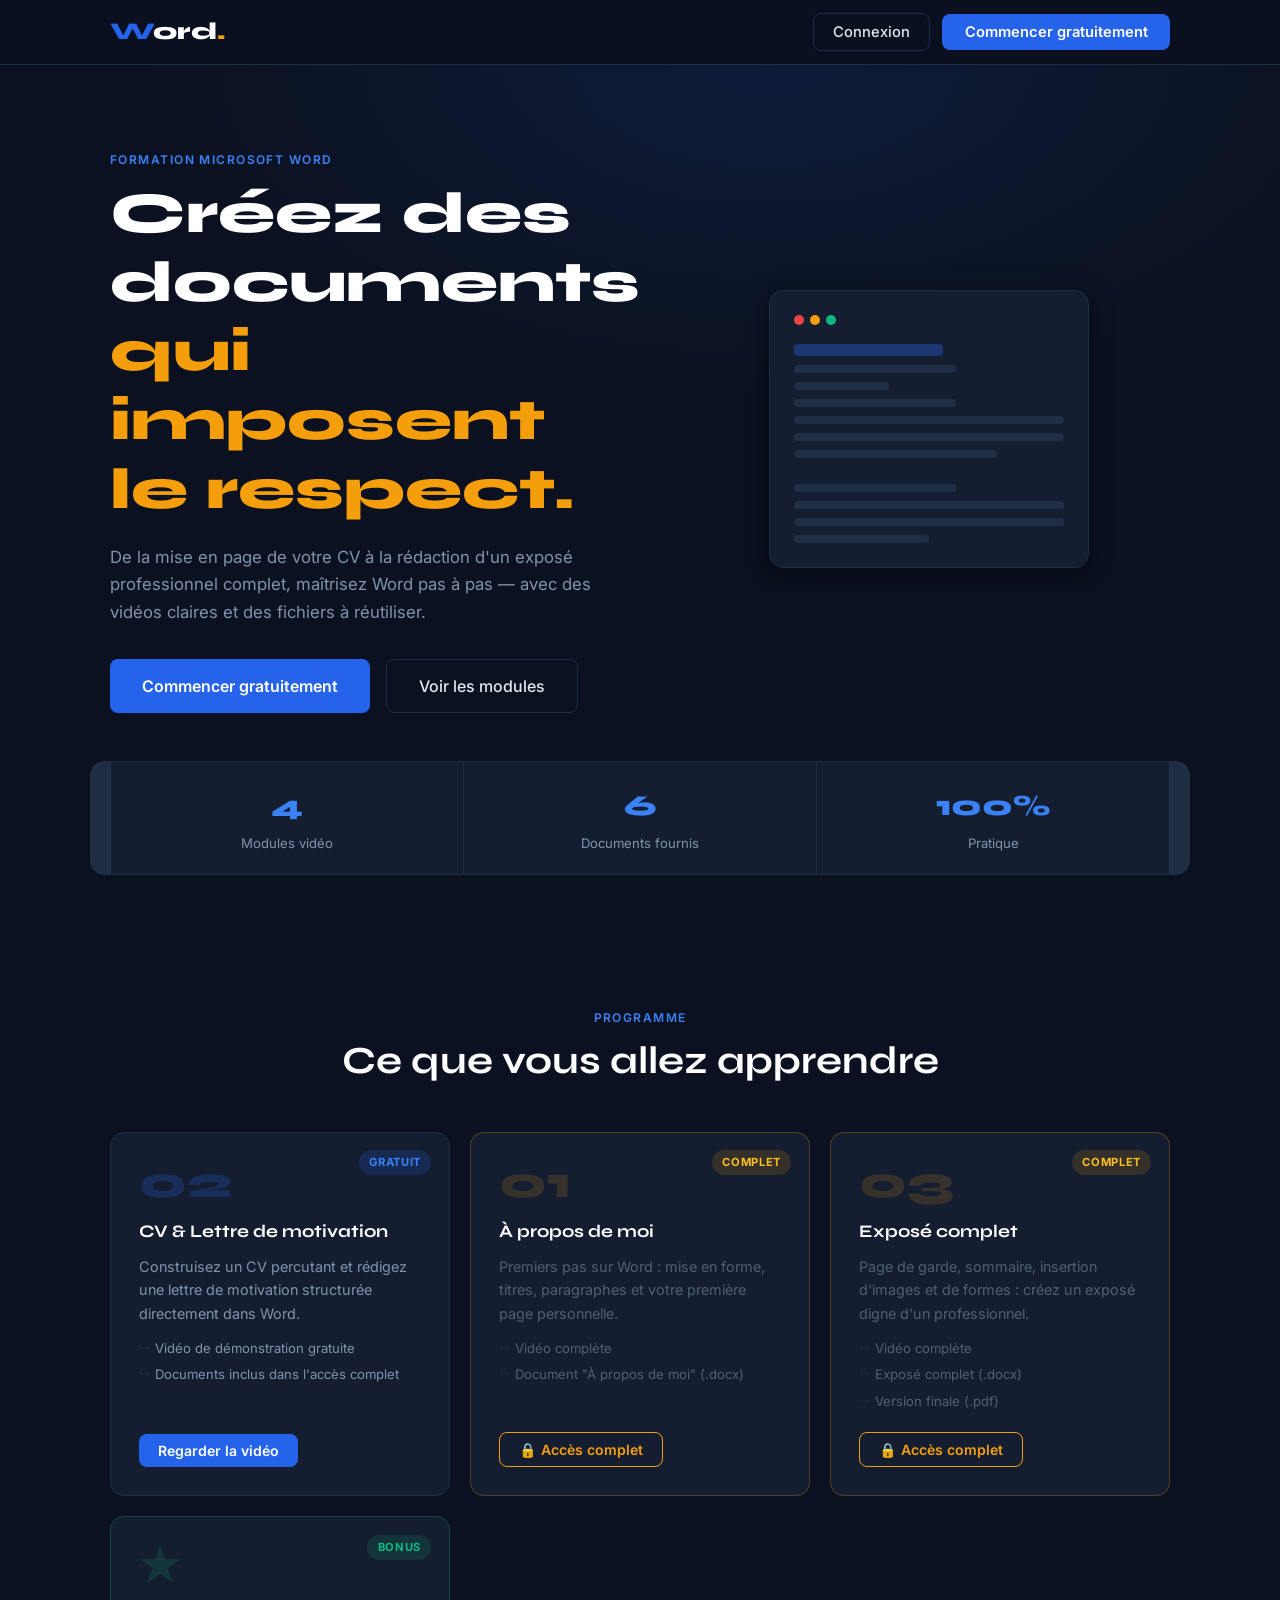
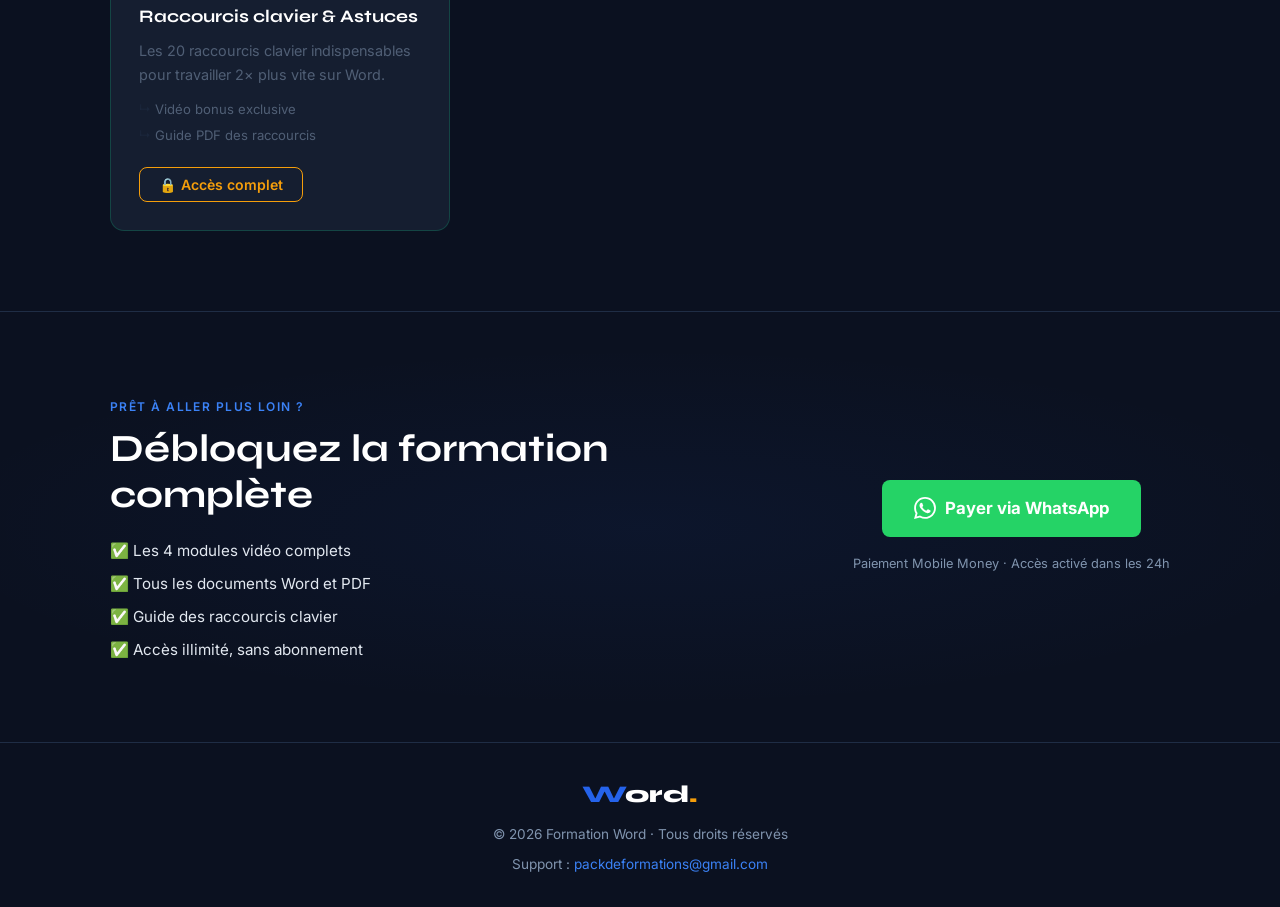
<file: index.html>
<!DOCTYPE html>
<html lang="fr">
<head>
  <meta charset="UTF-8" />
  <meta name="viewport" content="width=device-width, initial-scale=1.0" />
  <title>Maîtrisez Word — Formation Complète</title>
  <link rel="preconnect" href="https://fonts.googleapis.com" />
  <link rel="preconnect" href="https://fonts.gstatic.com" crossorigin />
  <link href="https://fonts.googleapis.com/css2?family=Syne:wght@400;600;700;800&family=Inter:wght@300;400;500;600&display=swap" rel="stylesheet" />
  <link rel="stylesheet" href="style.css" />
</head>
<body>

<!-- OVERLAY DE CHARGEMENT -->
<div id="loadingOverlay" class="loading-overlay">
  <div class="loader-ring"></div>
</div>

<!-- MODAL AUTH -->
<div id="authModal" class="modal-backdrop hidden">
  <div class="modal-box">
    <button class="modal-close" id="closeModal">✕</button>
    <div class="auth-tabs">
      <button class="tab-btn active" data-tab="login">Connexion</button>
      <button class="tab-btn" data-tab="register">Créer un compte</button>
    </div>
    <!-- Connexion -->
    <div class="tab-content active" id="tab-login">
      <h2>Bon retour 👋</h2>
      <p class="auth-sub">Connectez-vous pour accéder à vos modules.</p>
      <div class="form-group">
        <label>Adresse e-mail</label>
        <input type="email" id="loginEmail" placeholder="vous@email.com" />
      </div>
      <div class="form-group">
        <label>Mot de passe</label>
        <input type="password" id="loginPassword" placeholder="••••••••" />
      </div>
      <div class="form-msg" id="loginMsg"></div>
      <button class="btn-primary full" id="btnLogin">Se connecter</button>
    </div>
    <!-- Inscription -->
    <div class="tab-content" id="tab-register">
      <h2>Créer un compte</h2>
      <p class="auth-sub">Accédez gratuitement au module vidéo de démonstration.</p>
      <div class="form-group">
        <label>Prénom &amp; Nom</label>
        <input type="text" id="regName" placeholder="Jean Dupont" />
      </div>
      <div class="form-group">
        <label>Adresse e-mail</label>
        <input type="email" id="regEmail" placeholder="vous@email.com" />
      </div>
      <div class="form-group">
        <label>Mot de passe</label>
        <input type="password" id="regPassword" placeholder="Minimum 6 caractères" />
      </div>
      <div class="form-msg" id="registerMsg"></div>
      <button class="btn-primary full" id="btnRegister">Créer mon compte gratuit</button>
    </div>
  </div>
</div>

<!-- NAVBAR -->
<nav class="navbar">
  <div class="nav-inner">
    <div class="nav-brand">
      <span class="brand-w">W</span>ord<span class="brand-dot">.</span>
    </div>
    <div class="nav-right">
      <div id="navGuest" class="nav-guest">
        <button class="btn-ghost" id="navLoginBtn">Connexion</button>
        <button class="btn-primary" id="navRegisterBtn">Commencer gratuitement</button>
      </div>
      <div id="navUser" class="nav-user hidden">
        <span class="user-badge" id="userAccessBadge"></span>
        <span class="user-name" id="userNameDisplay"></span>
        <button class="btn-ghost" id="btnLogout">Déconnexion</button>
      </div>
    </div>
  </div>
</nav>

<!-- HERO -->
<section class="hero">
  <div class="hero-inner">
    <div class="hero-text">
      <span class="eyebrow">Formation Microsoft Word</span>
      <h1>Créez des documents<br /><em>qui imposent le respect.</em></h1>
      <p class="hero-desc">
        De la mise en page de votre CV à la rédaction d'un exposé professionnel complet,
        maîtrisez Word pas à pas — avec des vidéos claires et des fichiers à réutiliser.
      </p>
      <div class="hero-ctas">
        <button class="btn-primary large" id="heroStartBtn">Commencer gratuitement</button>
        <a href="#modules" class="btn-ghost large">Voir les modules</a>
      </div>
    </div>
    <div class="hero-visual">
      <div class="doc-mockup">
        <div class="doc-topbar"><span></span><span></span><span></span></div>
        <div class="doc-lines">
          <div class="doc-line title"></div>
          <div class="doc-line med"></div>
          <div class="doc-line short"></div>
          <div class="doc-line med"></div>
          <div class="doc-line full"></div>
          <div class="doc-line full"></div>
          <div class="doc-line three-q"></div>
          <div class="doc-spacer"></div>
          <div class="doc-line med"></div>
          <div class="doc-line full"></div>
          <div class="doc-line full"></div>
          <div class="doc-line half"></div>
        </div>
      </div>
    </div>
  </div>
  <div class="hero-stats">
    <div class="stat"><strong>4</strong><span>Modules vidéo</span></div>
    <div class="stat"><strong>6</strong><span>Documents fournis</span></div>
    <div class="stat"><strong>100%</strong><span>Pratique</span></div>
  </div>
</section>

<!-- MODULES -->
<section class="modules-section" id="modules">
  <div class="section-inner">
    <div class="section-header">
      <span class="eyebrow">Programme</span>
      <h2>Ce que vous allez apprendre</h2>
    </div>
    <div class="modules-grid">

      <!-- Module 2 — GRATUIT (vidéo seulement) -->
      <div class="module-card free" id="mod2">
        <div class="module-badge free-badge">Gratuit</div>
        <div class="module-num">02</div>
        <div class="module-content">
          <h3>CV &amp; Lettre de motivation</h3>
          <p>Construisez un CV percutant et rédigez une lettre de motivation structurée directement dans Word.</p>
          <ul class="module-deliverables">
            <li>Vidéo de démonstration gratuite</li>
            <li>Documents inclus dans l'accès complet</li>
          </ul>
          <div class="module-footer">
            <button class="btn-module" id="btnModule2">Regarder la vidéo</button>
          </div>
        </div>
      </div>

      <!-- Module 1 — PAYANT -->
      <div class="module-card premium locked" id="mod1">
        <div class="module-badge premium-badge">Complet</div>
        <div class="module-num">01</div>
        <div class="module-content">
          <h3>À propos de moi</h3>
          <p>Premiers pas sur Word : mise en forme, titres, paragraphes et votre première page personnelle.</p>
          <ul class="module-deliverables">
            <li>Vidéo complète</li>
            <li>Document "À propos de moi" (.docx)</li>
          </ul>
          <div class="module-footer">
            <button class="btn-module premium-btn" id="btnModule1">
              <span class="lock-icon">🔒</span> Accès complet
            </button>
          </div>
        </div>
      </div>

      <!-- Module 3 — PAYANT -->
      <div class="module-card premium locked" id="mod3">
        <div class="module-badge premium-badge">Complet</div>
        <div class="module-num">03</div>
        <div class="module-content">
          <h3>Exposé complet</h3>
          <p>Page de garde, sommaire, insertion d'images et de formes : créez un exposé digne d'un professionnel.</p>
          <ul class="module-deliverables">
            <li>Vidéo complète</li>
            <li>Exposé complet (.docx)</li>
            <li>Version finale (.pdf)</li>
          </ul>
          <div class="module-footer">
            <button class="btn-module premium-btn" id="btnModule3">
              <span class="lock-icon">🔒</span> Accès complet
            </button>
          </div>
        </div>
      </div>

      <!-- Bonus — PAYANT -->
      <div class="module-card premium locked bonus-card" id="modBonus">
        <div class="module-badge bonus-badge">Bonus</div>
        <div class="module-num">★</div>
        <div class="module-content">
          <h3>Raccourcis clavier &amp; Astuces</h3>
          <p>Les 20 raccourcis clavier indispensables pour travailler 2× plus vite sur Word.</p>
          <ul class="module-deliverables">
            <li>Vidéo bonus exclusive</li>
            <li>Guide PDF des raccourcis</li>
          </ul>
          <div class="module-footer">
            <button class="btn-module premium-btn" id="btnBonus">
              <span class="lock-icon">🔒</span> Accès complet
            </button>
          </div>
        </div>
      </div>

    </div>
  </div>
</section>

<!-- ZONE LECTEUR VIDÉO (module gratuit — chargement local) -->
<section class="player-section hidden" id="playerSection">
  <div class="section-inner">
    <div class="player-header">
      <h2 id="playerTitle">Module 02 — CV &amp; Lettre de motivation</h2>
      <button class="btn-ghost" id="closePlayer">✕ Fermer</button>
    </div>

    <!-- Sélecteur fichier local (affiché uniquement si aucune vidéo n'est chargée) -->
    <div id="videoPickerWrap" class="video-picker-wrap">
      <label for="videoFilePicker" class="video-picker-label">
        <svg viewBox="0 0 24 24" fill="none" stroke="currentColor" stroke-width="1.8" width="36" height="36"><path d="M14 2H6a2 2 0 0 0-2 2v16a2 2 0 0 0 2 2h12a2 2 0 0 0 2-2V8z"/><polyline points="14 2 14 8 20 8"/><line x1="12" y1="12" x2="12" y2="18"/><line x1="9" y1="15" x2="15" y2="15"/></svg>
        <span>Cliquez pour charger la vidéo depuis votre ordinateur</span>
        <small>Formats acceptés : .mp4, .webm, .mov</small>
      </label>
      <input type="file" id="videoFilePicker" accept="video/mp4,video/webm,video/quicktime" hidden />
    </div>

    <div class="video-container hidden" id="videoContainer">
      <video id="mainVideo" controls controlsList="nodownload" disablePictureInPicture
             oncontextmenu="return false">
        Votre navigateur ne supporte pas la lecture vidéo.
      </video>
    </div>
    <p class="player-note">
      📌 La vidéo est visionnée localement depuis votre appareil. Les documents sont disponibles avec l'accès complet.
    </p>
  </div>
</section>

<!-- ZONE ACCÈS COMPLET -->
<!-- ZONE ACCÈS COMPLET (après paiement) -->
<section class="full-access-section hidden" id="fullAccessSection">
  <div class="section-inner">
    <div class="section-header">
      <span class="eyebrow success-eye">✅ Accès complet activé</span>
      <h2>Tous vos contenus</h2>
      <p>Téléchargez l'intégralité de la formation en un clic.</p>
    </div>

    <!-- Bouton de téléchargement unique -->
    <div class="download-zone">
      <a href="https://drive.google.com/file/d/1cnUPCShrtgtaw9af4EHP8rM7LRUBAbxY/view?usp=drive_link" 
         class="btn-download-zip" 
         download>
        <svg width="28" height="28" viewBox="0 0 24 24" fill="none" stroke="currentColor" stroke-width="2">
          <path d="M12 3v12m0 0-3-3m3 3 3-3M5 17v2a2 2 0 0 0 2 2h10a2 2 0 0 0 2-2v-2"/>
        </svg>
        Télécharger la formation complète (ZIP)
      </a>
      <p class="download-info">📦 Poids total ~590 MB · Fichier compressé .zip</p>
      <p class="download-note">Le dossier contient : les 4 vidéos + tous les documents Word/PDF</p>
    </div>
  </div>
</section>

<!-- CTA PAIEMENT -->
<section class="cta-section" id="ctaSection">
  <div class="section-inner cta-inner">
    <div class="cta-text">
      <span class="eyebrow">Prêt à aller plus loin ?</span>
      <h2>Débloquez la formation complète</h2>
      <ul class="cta-list">
        <li>✅ Les 4 modules vidéo complets</li>
        <li>✅ Tous les documents Word et PDF</li>
        <li>✅ Guide des raccourcis clavier</li>
        <li>✅ Accès illimité, sans abonnement</li>
      </ul>
    </div>
    <div class="cta-action">
      <a id="whatsappBtn" class="btn-whatsapp" href="#" target="_blank">
        <svg viewBox="0 0 24 24" fill="currentColor" width="22" height="22"><path d="M17.472 14.382c-.297-.149-1.758-.867-2.03-.967-.273-.099-.471-.148-.67.15-.197.297-.767.966-.94 1.164-.173.199-.347.223-.644.075-.297-.15-1.255-.463-2.39-1.475-.883-.788-1.48-1.761-1.653-2.059-.173-.297-.018-.458.13-.606.134-.133.298-.347.446-.52.149-.174.198-.298.298-.497.099-.198.05-.371-.025-.52-.075-.149-.669-1.612-.916-2.207-.242-.579-.487-.5-.669-.51-.173-.008-.371-.01-.57-.01-.198 0-.52.074-.792.372-.272.297-1.04 1.016-1.04 2.479 0 1.462 1.065 2.875 1.213 3.074.149.198 2.096 3.2 5.077 4.487.709.306 1.262.489 1.694.625.712.227 1.36.195 1.871.118.571-.085 1.758-.719 2.006-1.413.248-.694.248-1.289.173-1.413-.074-.124-.272-.198-.57-.347m-5.421 7.403h-.004a9.87 9.87 0 01-5.031-1.378l-.361-.214-3.741.982.998-3.648-.235-.374a9.86 9.86 0 01-1.51-5.26c.001-5.45 4.436-9.884 9.888-9.884 2.64 0 5.122 1.03 6.988 2.898a9.825 9.825 0 012.893 6.994c-.003 5.45-4.437 9.884-9.885 9.884m8.413-18.297A11.815 11.815 0 0012.05 0C5.495 0 .16 5.335.157 11.892c0 2.096.547 4.142 1.588 5.945L.057 24l6.305-1.654a11.882 11.882 0 005.683 1.448h.005c6.554 0 11.89-5.335 11.893-11.893a11.821 11.821 0 00-3.48-8.413z"/></svg>
        Payer via WhatsApp
      </a>
      <p class="cta-note">Paiement Mobile Money · Accès activé dans les 24h</p>
    </div>
  </div>
</section>

<!-- FOOTER -->
<footer class="footer">
  <div class="footer-inner">
    <div class="nav-brand">
      <span class="brand-w">W</span>ord<span class="brand-dot">.</span>
    </div>
    <p>© 2026 Formation Word · Tous droits réservés</p>
    <p class="footer-contact">Support : <a href="mailto:packdeformations@gmail.com">packdeformations@gmail.com</a></p>
  </div>
</footer>

<script src="app.js"></script>
</body>
</html>
</file>
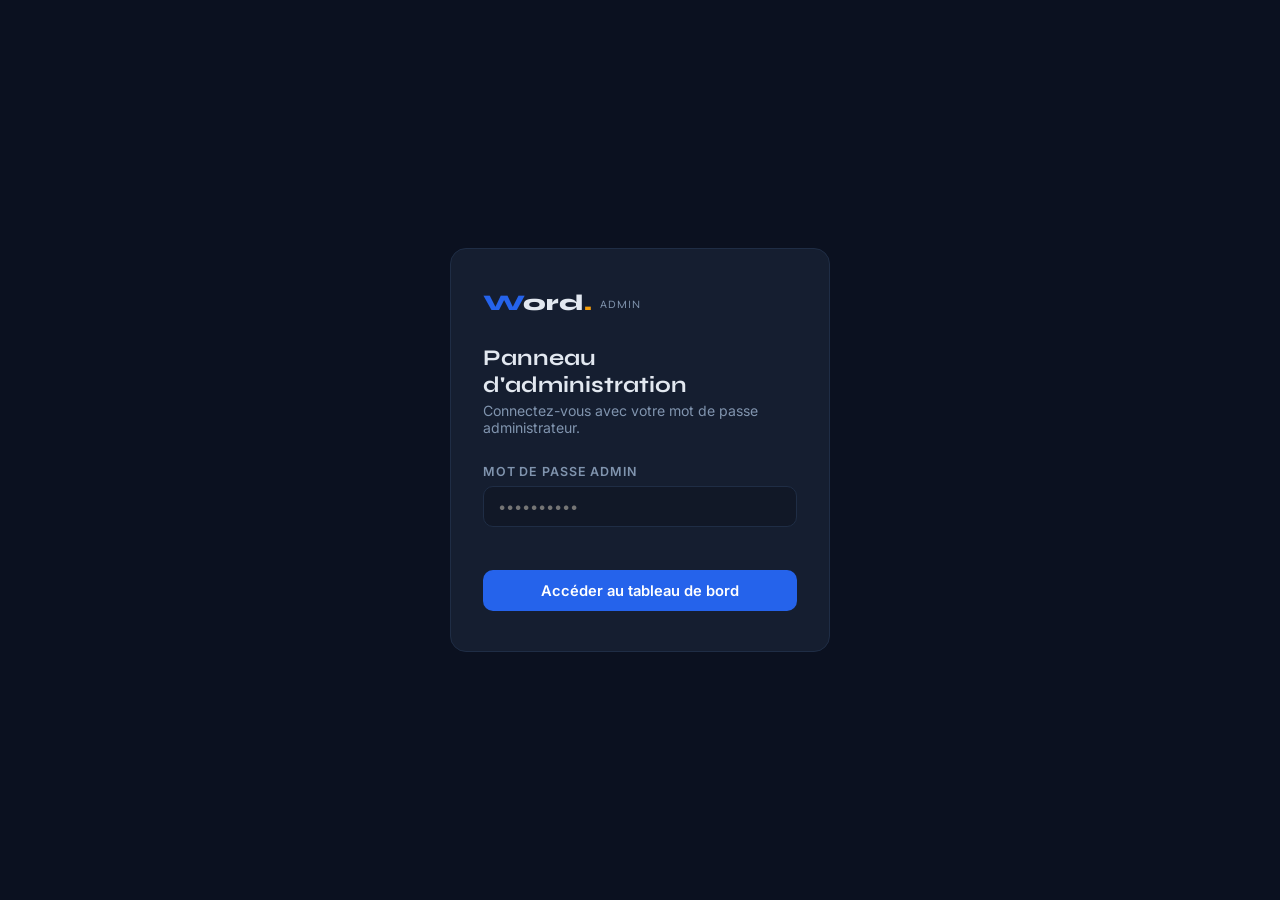
<file: admin.html>
<!DOCTYPE html>
<html lang="fr">
<head>
  <meta charset="UTF-8" />
  <meta name="viewport" content="width=device-width, initial-scale=1.0" />
  <title>Admin — Formation Word</title>
  <link href="https://fonts.googleapis.com/css2?family=Syne:wght@700;800&family=Inter:wght@400;500;600&display=swap" rel="stylesheet" />
  <style>
    /* ── TOKENS ── */
    :root {
      --bg:       #0B1120;
      --surface:  #111827;
      --card:     #151e30;
      --border:   #1f2d45;
      --blue:     #2563EB;
      --blue-l:   #3b82f6;
      --green:    #10B981;
      --gold:     #F59E0B;
      --red:      #EF4444;
      --text:     #E2E8F0;
      --muted:    #8094ae;
      --r:        10px;
      --trans:    .18s ease;
    }
    *, *::before, *::after { box-sizing: border-box; margin: 0; padding: 0; }
    html { scroll-behavior: smooth; }
    body { background: var(--bg); color: var(--text); font-family: 'Inter', sans-serif; min-height: 100vh; }
    button { cursor: pointer; font-family: inherit; border: none; background: none; }
    input, select { font-family: inherit; }
    .hidden { display: none !important; }

    /* ── LOGIN ── */
    #loginScreen {
      min-height: 100vh;
      display: flex; align-items: center; justify-content: center;
      padding: 1.5rem;
    }
    .login-box {
      background: var(--card);
      border: 1px solid var(--border);
      border-radius: 16px;
      padding: 2.5rem 2rem;
      width: 100%; max-width: 380px;
    }
    .logo { font-family: 'Syne', sans-serif; font-size: 1.4rem; font-weight: 800; margin-bottom: 1.75rem; }
    .logo .w { color: var(--blue); }
    .logo .dot { color: var(--gold); }
    .logo .tag { font-size: .7rem; font-weight: 400; color: var(--muted); margin-left: .5rem; letter-spacing: .08em; text-transform: uppercase; vertical-align: middle; }
    .login-box h1 { font-family: 'Syne', sans-serif; font-size: 1.4rem; font-weight: 700; margin-bottom: .25rem; }
    .login-box p  { color: var(--muted); font-size: .88rem; margin-bottom: 1.75rem; }
    .field { margin-bottom: 1.1rem; }
    .field label { display: block; font-size: .78rem; font-weight: 600; color: var(--muted); text-transform: uppercase; letter-spacing: .07em; margin-bottom: .45rem; }
    .field input {
      width: 100%; background: var(--surface); border: 1px solid var(--border);
      border-radius: var(--r); color: var(--text); font-size: .92rem;
      padding: .65rem .9rem; outline: none; transition: border-color var(--trans);
    }
    .field input:focus { border-color: var(--blue-l); }
    .err-msg { color: var(--red); font-size: .82rem; min-height: 1.1rem; margin-bottom: .5rem; }
    .btn-main {
      width: 100%; background: var(--blue); color: #fff; border-radius: var(--r);
      font-size: .92rem; font-weight: 600; padding: .7rem;
      transition: background var(--trans);
    }
    .btn-main:hover { background: var(--blue-l); }

    /* ── TOPBAR ── */
    .topbar {
      background: var(--surface); border-bottom: 1px solid var(--border);
      height: 56px; display: flex; align-items: center;
      justify-content: space-between; padding: 0 1.5rem;
      position: sticky; top: 0; z-index: 100;
    }
    .topbar .logo { margin: 0; font-size: 1.1rem; }
    .btn-out {
      border: 1px solid var(--border); border-radius: var(--r);
      color: var(--muted); font-size: .8rem; padding: .4rem .9rem;
      transition: all var(--trans);
    }
    .btn-out:hover { border-color: var(--red); color: var(--red); }

    /* ── TABS ── */
    .page { max-width: 1100px; margin: 0 auto; padding: 2rem 1.5rem; }
    .tabs {
      display: flex; gap: 3px;
      background: var(--surface); border: 1px solid var(--border);
      border-radius: var(--r); padding: 3px;
      width: fit-content; margin-bottom: 2rem;
    }
    .t-btn {
      border-radius: 8px; color: var(--muted);
      font-size: .85rem; font-weight: 500; padding: .5rem 1.1rem;
      transition: all var(--trans);
    }
    .t-btn.on { background: var(--blue); color: #fff; }
    .t-btn:not(.on):hover { color: var(--text); }
    .tab-pane { display: none; }
    .tab-pane.on { display: block; }

    /* ── SECTION HEADERS ── */
    .sec-title { font-family: 'Syne', sans-serif; font-size: 1.25rem; font-weight: 700; margin-bottom: .2rem; }
    .sec-sub   { color: var(--muted); font-size: .88rem; margin-bottom: 1.5rem; }

    /* ── STATS ── */
    .stats { display: flex; gap: .75rem; flex-wrap: wrap; margin-bottom: 1.25rem; }
    .chip {
      background: var(--card); border: 1px solid var(--border);
      border-radius: var(--r); padding: .85rem 1.25rem;
      display: flex; flex-direction: column; gap: 2px; min-width: 110px;
    }
    .chip strong { font-family: 'Syne', sans-serif; font-size: 1.5rem; font-weight: 700; }
    .chip span   { font-size: .75rem; color: var(--muted); }
    .chip.c-blue  strong { color: var(--blue-l); }
    .chip.c-green strong { color: var(--green); }
    .chip.c-gold  strong { color: var(--gold); }

    /* ── TOOLBAR ── */
    .toolbar { display: flex; gap: .6rem; flex-wrap: wrap; align-items: center; margin-bottom: 1rem; }
    .s-input {
      background: var(--card); border: 1px solid var(--border);
      border-radius: var(--r); color: var(--text); font-size: .88rem;
      padding: .55rem .9rem; outline: none; min-width: 220px; flex: 1;
      transition: border-color var(--trans);
    }
    .s-input:focus { border-color: var(--blue-l); }
    .s-input::placeholder { color: var(--muted); }
    .f-sel {
      background: var(--card); border: 1px solid var(--border);
      border-radius: var(--r); color: var(--text); font-size: .88rem;
      padding: .55rem .9rem; outline: none; cursor: pointer;
    }
    .btn-refresh {
      background: var(--card); border: 1px solid var(--border);
      border-radius: var(--r); color: var(--text); font-size: .82rem;
      font-weight: 500; padding: .55rem 1rem; margin-left: auto;
      transition: all var(--trans);
    }
    .btn-refresh:hover { border-color: var(--blue-l); color: var(--blue-l); }

    /* ── TABLE ── */
    .tbl-wrap {
      background: var(--card); border: 1px solid var(--border);
      border-radius: 12px; overflow: hidden;
    }
    table { width: 100%; border-collapse: collapse; }
    thead { background: var(--surface); }
    thead th {
      color: var(--muted); font-size: .72rem; font-weight: 600;
      letter-spacing: .08em; padding: .9rem 1rem; text-align: left;
      text-transform: uppercase; border-bottom: 1px solid var(--border);
    }
    tbody tr { border-bottom: 1px solid var(--border); transition: background var(--trans); }
    tbody tr:last-child { border-bottom: none; }
    tbody tr:hover { background: rgba(255,255,255,.025); }
    tbody td { padding: .85rem 1rem; font-size: .88rem; vertical-align: middle; }
    .td-muted { color: var(--muted); font-size: .8rem; }

    .badge {
      display: inline-flex; align-items: center; gap: 4px;
      border-radius: 6px; font-size: .72rem; font-weight: 600;
      padding: .2rem .65rem; text-transform: uppercase; letter-spacing: .05em;
    }
    .b-free { background: rgba(37,99,235,.15); color: var(--blue-l); }
    .b-full { background: rgba(16,185,129,.15); color: var(--green); }

    .act-btn {
      border-radius: 7px; font-size: .78rem; font-weight: 600;
      padding: .35rem .85rem; transition: all .15s;
    }
    .btn-grant  { background: rgba(16,185,129,.12); color: var(--green); }
    .btn-grant:hover  { background: rgba(16,185,129,.28); }
    .btn-revoke { background: rgba(239,68,68,.12); color: var(--red); }
    .btn-revoke:hover { background: rgba(239,68,68,.28); }

    .row-info td { text-align: center; padding: 3rem !important; color: var(--muted); font-size: .9rem; }

    /* ── FORM CARDS (accès + config) ── */
    .form-card {
      background: var(--card); border: 1px solid var(--border);
      border-radius: 12px; padding: 1.5rem; max-width: 480px;
    }
    .form-card h3 { font-family: 'Syne', sans-serif; font-size: 1rem; font-weight: 700; margin-bottom: .2rem; }
    .form-card .desc { color: var(--muted); font-size: .83rem; margin-bottom: 1.25rem; }
    .f-group { margin-bottom: 1rem; }
    .f-group label { display: block; font-size: .77rem; font-weight: 600; color: var(--muted); text-transform: uppercase; letter-spacing: .07em; margin-bottom: .4rem; }
    .f-group input {
      width: 100%; background: var(--surface); border: 1px solid var(--border);
      border-radius: var(--r); color: var(--text); font-size: .88rem;
      padding: .6rem .85rem; outline: none; transition: border-color var(--trans);
    }
    .f-group input:focus { border-color: var(--blue-l); }

    /* Accès radio */
    .acc-radios { display: flex; gap: .6rem; margin-bottom: 1.25rem; }
    .acc-opt {
      flex: 1; border: 2px solid var(--border); border-radius: var(--r);
      padding: .7rem .9rem; display: flex; align-items: center; gap: .6rem;
      font-size: .85rem; font-weight: 500; cursor: pointer; transition: all var(--trans);
    }
    .acc-opt input { display: none; }
    .acc-opt.s-full { border-color: var(--green); background: rgba(16,185,129,.08); color: var(--green); }
    .acc-opt.s-free { border-color: var(--gold);  background: rgba(245,158,11,.08);  color: var(--gold); }
    .acc-opt:not(.s-full):not(.s-free):hover { border-color: var(--muted); }

    .result-line {
      border-radius: var(--r); font-size: .85rem; font-weight: 500;
      padding: .65rem .9rem; margin-top: .9rem; display: none;
    }
    .result-line.ok  { background: rgba(16,185,129,.12); color: var(--green); display: block; }
    .result-line.err { background: rgba(239,68,68,.12);  color: var(--red);   display: block; }

    /* Config grid */
    .cfg-grid { display: grid; grid-template-columns: 1fr 1fr; gap: 1rem; }
    .btn-save {
      background: var(--blue); color: #fff; border-radius: var(--r);
      font-size: .85rem; font-weight: 600; padding: .6rem 1.25rem;
      transition: background var(--trans); margin-top: .25rem;
    }
    .btn-save:hover { background: var(--blue-l); }

    /* ── TOAST ── */
    #toast {
      position: fixed; bottom: 1.5rem; right: 1.5rem;
      background: var(--card); border: 1px solid var(--border);
      border-radius: var(--r); color: var(--text);
      font-size: .85rem; font-weight: 500; padding: .7rem 1.1rem;
      box-shadow: 0 8px 32px rgba(0,0,0,.5);
      opacity: 0; transform: translateY(6px);
      transition: all .22s; z-index: 9999; pointer-events: none;
    }
    #toast.show { opacity: 1; transform: translateY(0); }
    #toast.ok  { border-left: 3px solid var(--green); }
    #toast.err { border-left: 3px solid var(--red);   }

    /* ── RESPONSIVE ── */
    @media (max-width: 700px) {
      .cfg-grid { grid-template-columns: 1fr; }
      .tabs { flex-wrap: wrap; width: 100%; }
      thead th:nth-child(3), tbody td:nth-child(3) { display: none; } /* masquer date */
    }
    @media (max-width: 480px) {
      .page { padding: 1.25rem 1rem; }
      .topbar { padding: 0 1rem; }
      .form-card { max-width: 100%; }
      .s-input { min-width: 0; }
    }
  </style>
</head>
<body>

<!-- ═══ LOGIN ═══ -->
<div id="loginScreen">
  <div class="login-box">
    <div class="logo"><span class="w">W</span>ord<span class="dot">.</span><span class="tag">Admin</span></div>
    <h1>Panneau d'administration</h1>
    <p>Connectez-vous avec votre mot de passe administrateur.</p>
    <div class="field">
      <label>Mot de passe admin</label>
      <input type="password" id="adminPwInput" placeholder="••••••••••" autocomplete="current-password" />
    </div>
    <div class="err-msg" id="loginErr"></div>
    <button class="btn-main" id="loginBtn">Accéder au tableau de bord</button>
  </div>
</div>

<!-- ═══ ADMIN ═══ -->
<div id="adminScreen" class="hidden">

  <header class="topbar">
    <div class="logo"><span class="w">W</span>ord<span class="dot">.</span><span class="tag">Admin</span></div>
    <button class="btn-out" id="logoutBtn">Déconnexion</button>
  </header>

  <div class="page">

    <!-- Tabs -->
    <div class="tabs">
      <button class="t-btn on" data-tab="users">👥 Utilisateurs</button>
      <button class="t-btn" data-tab="access">⚡ Gérer l'accès</button>
      <button class="t-btn" data-tab="config">⚙️ Configuration</button>
    </div>

    <!-- ── ONGLET UTILISATEURS ── -->
    <div class="tab-pane on" id="pane-users">
      <div class="sec-title">Utilisateurs inscrits</div>
      <div class="sec-sub">Liste complète des comptes enregistrés sur la formation.</div>

      <div class="stats">
        <div class="chip c-blue"><strong id="st-total">—</strong><span>Total</span></div>
        <div class="chip c-green"><strong id="st-full">—</strong><span>Accès complet</span></div>
        <div class="chip c-gold"><strong id="st-free">—</strong><span>Accès gratuit</span></div>
      </div>

      <div class="toolbar">
        <input class="s-input" id="searchInput" type="search" placeholder="Rechercher nom ou email…" />
        <select class="f-sel" id="filterSel">
          <option value="">Tous les accès</option>
          <option value="free">Gratuit uniquement</option>
          <option value="full">Complet uniquement</option>
        </select>
        <button class="btn-refresh" id="refreshBtn">↻ Actualiser</button>
      </div>

      <div class="tbl-wrap">
        <table>
          <thead>
            <tr>
              <th>Nom</th>
              <th>E-mail</th>
              <th>Inscrit le</th>
              <th>Accès</th>
              <th>Action</th>
            </tr>
          </thead>
          <tbody id="usersBody">
            <tr class="row-info"><td colspan="5">Chargement…</td></tr>
          </tbody>
        </table>
      </div>
    </div>

    <!-- ── ONGLET GÉRER L'ACCÈS ── -->
    <div class="tab-pane" id="pane-access">
      <div class="sec-title">Gérer l'accès d'un utilisateur</div>
      <div class="sec-sub">Activez ou révoquez l'accès complet après réception d'un paiement.</div>

      <div class="form-card">
        <h3>Modifier l'accès</h3>
        <p class="desc">Saisissez l'e-mail du client et choisissez le niveau d'accès.</p>

        <div class="f-group">
          <label>Adresse e-mail du client</label>
          <input type="email" id="accEmail" placeholder="client@email.com" />
        </div>

        <div class="acc-radios" id="accRadios">
          <label class="acc-opt s-full" id="optFull">
            <input type="radio" name="accLevel" value="full" checked />
            ✅ Accès complet
          </label>
          <label class="acc-opt" id="optFree">
            <input type="radio" name="accLevel" value="free" />
            🔒 Accès gratuit
          </label>
        </div>

        <button class="btn-save" id="accBtn">Appliquer</button>
        <div class="result-line" id="accResult"></div>
      </div>
    </div>

    <!-- ── ONGLET CONFIGURATION ── -->
    <div class="tab-pane" id="pane-config">
      <div class="sec-title">Configuration</div>
      <div class="sec-sub">Modifiez les paramètres sans toucher au code source.</div>

      <div class="cfg-grid">

        <div class="form-card">
          <h3>🔗 URL du script</h3>
          <p class="desc">URL de déploiement de votre Google Apps Script Web App.</p>
          <div class="f-group">
            <label>URL Apps Script</label>
            <input type="url" id="cfgUrl" placeholder="https://script.google.com/macros/s/…/exec" />
          </div>
          <button class="btn-save" id="saveUrl">Enregistrer</button>
        </div>

        <div class="form-card">
          <h3>📱 Numéro WhatsApp</h3>
          <p class="desc">Numéro utilisé pour le bouton de paiement Mobile Money.</p>
          <div class="f-group">
            <label>Numéro (avec indicatif)</label>
            <input type="text" id="cfgWa" placeholder="241074004694" />
          </div>
          <button class="btn-save" id="saveWa">Enregistrer</button>
        </div>

        <div class="form-card">
          <h3>🔐 Mot de passe admin</h3>
          <p class="desc">Changez le mot de passe d'accès à ce panneau (stocké localement).</p>
          <div class="f-group">
            <label>Nouveau mot de passe</label>
            <input type="password" id="cfgPw1" placeholder="Nouveau mot de passe" />
          </div>
          <div class="f-group">
            <label>Confirmer</label>
            <input type="password" id="cfgPw2" placeholder="Répéter le mot de passe" />
          </div>
          <button class="btn-save" id="savePw">Mettre à jour</button>
        </div>

        <div class="form-card">
          <h3>🔑 Secret admin (API)</h3>
          <p class="desc">Doit correspondre à <code>ADMIN_SECRET</code> dans Code.gs.</p>
          <div class="f-group">
            <label>ADMIN_SECRET</label>
            <input type="password" id="cfgSecret" placeholder="Mot de passe API admin" />
          </div>
          <button class="btn-save" id="saveSecret">Enregistrer</button>
        </div>

      </div>
    </div>

  </div><!-- /page -->
</div><!-- /adminScreen -->

<div id="toast"></div>

<script>
/* ── CONFIG (localStorage) ── */
const DEFAULTS = {
  APPS_SCRIPT_URL: "https://script.google.com/macros/s/AKfycbyL-Wq_eaOBrav28d0Y78KalV4U98KrEbIb_FUpviRbuFUhSbInsk-aH3fJS5_5w2qD0g/exec",
  WHATSAPP_NUMBER: "+241074004694",
  ADMIN_SECRET:    "mamayo36&"
};
const DEFAULT_PW = "mamayo"; // mot de passe par défaut (à changer dans l'onglet Config)

function getCfg()       { try { return JSON.parse(localStorage.getItem("fw_acfg") || "{}"); } catch { return {}; } }
function setCfg(obj)    { localStorage.setItem("fw_acfg", JSON.stringify({ ...getCfg(), ...obj })); }
function getV(k)        { return getCfg()[k] || DEFAULTS[k] || ""; }
function getAdminPw()   { return localStorage.getItem("fw_apw") || DEFAULT_PW; }

/* ── TOAST ── */
let toastT;
function toast(msg, type = "ok") {
  const el = document.getElementById("toast");
  el.textContent = msg;
  el.className = `show ${type}`;
  clearTimeout(toastT);
  toastT = setTimeout(() => el.className = "", 3000);
}

/* ── AUTH ── */
document.getElementById("loginBtn").addEventListener("click", doLogin);
document.getElementById("adminPwInput").addEventListener("keydown", e => e.key === "Enter" && doLogin());

function doLogin() {
  const v = document.getElementById("adminPwInput").value;
  if (v === getAdminPw()) {
    document.getElementById("loginScreen").classList.add("hidden");
    document.getElementById("adminScreen").classList.remove("hidden");
    loadCfgFields();
    loadUsers();
  } else {
    document.getElementById("loginErr").textContent = "Mot de passe incorrect.";
  }
}

document.getElementById("logoutBtn").addEventListener("click", () => {
  document.getElementById("adminScreen").classList.add("hidden");
  document.getElementById("loginScreen").classList.remove("hidden");
  document.getElementById("adminPwInput").value = "";
  document.getElementById("loginErr").textContent = "";
});

/* ── TABS ── */
document.querySelectorAll(".t-btn").forEach(btn => {
  btn.addEventListener("click", () => {
    const t = btn.dataset.tab;
    document.querySelectorAll(".t-btn").forEach(b => b.classList.toggle("on", b === btn));
    document.querySelectorAll(".tab-pane").forEach(p => p.classList.toggle("on", p.id === `pane-${t}`));
    if (t === "users") loadUsers();
  });
});

/* ── UTILISATEURS ── */
let allUsers = [];

async function loadUsers() {
  const body = document.getElementById("usersBody");
  body.innerHTML = '<tr class="row-info"><td colspan="5">Chargement…</td></tr>';

  const url = getV("APPS_SCRIPT_URL");
  if (!url || url.includes("VOTRE_SCRIPT_ID")) {
    body.innerHTML = '<tr class="row-info"><td colspan="5">⚠️ Configurez d\'abord l\'URL du script dans l\'onglet Configuration.</td></tr>';
    setStats([]);
    return;
  }

  const res = await api("listUsers", { adminSecret: getV("ADMIN_SECRET") });
  if (res.success && Array.isArray(res.users)) {
    allUsers = res.users;
    renderUsers();
  } else {
    body.innerHTML = `<tr class="row-info"><td colspan="5">⚠️ ${res.message || "Impossible de charger les utilisateurs."}</td></tr>`;
    setStats([]);
  }
}

function renderUsers() {
  const search = document.getElementById("searchInput").value.toLowerCase();
  const filter = document.getElementById("filterSel").value;
  const list   = allUsers.filter(u => {
    const ok1 = !search || (u.name||"").toLowerCase().includes(search) || (u.email||"").toLowerCase().includes(search);
    const ok2 = !filter || u.access === filter;
    return ok1 && ok2;
  });

  setStats(allUsers);
  const body = document.getElementById("usersBody");

  if (!list.length) {
    body.innerHTML = '<tr class="row-info"><td colspan="5">Aucun utilisateur trouvé.</td></tr>';
    return;
  }

  body.innerHTML = list.map(u => {
    const d    = u.createdAt ? new Date(u.createdAt).toLocaleDateString("fr-FR") : "—";
    const full = u.access === "full";
    return `<tr>
      <td><strong>${x(u.name||"—")}</strong></td>
      <td>${x(u.email||"—")}</td>
      <td class="td-muted">${d}</td>
      <td><span class="badge ${full ? "b-full" : "b-free"}">${full ? "✅ Complet" : "🔒 Gratuit"}</span></td>
      <td>${full
        ? `<button class="act-btn btn-revoke" onclick="changeAccess('${x(u.email)}','free')">Révoquer</button>`
        : `<button class="act-btn btn-grant"  onclick="changeAccess('${x(u.email)}','full')">Activer</button>`
      }</td>
    </tr>`;
  }).join("");
}

function setStats(users) {
  document.getElementById("st-total").textContent = users.length;
  document.getElementById("st-full").textContent  = users.filter(u => u.access === "full").length;
  document.getElementById("st-free").textContent  = users.filter(u => u.access === "free").length;
}

document.getElementById("searchInput").addEventListener("input", renderUsers);
document.getElementById("filterSel").addEventListener("change", renderUsers);
document.getElementById("refreshBtn").addEventListener("click", loadUsers);

/* ── CHANGER ACCÈS (depuis tableau) ── */
async function changeAccess(email, access) {
  const res = await api("setAccess", { adminSecret: getV("ADMIN_SECRET"), email, access });
  if (res.success) {
    toast(`✅ ${email} → ${access === "full" ? "Complet" : "Gratuit"}`);
    const u = allUsers.find(u => u.email === email);
    if (u) u.access = access;
    renderUsers();
  } else {
    toast(`❌ ${res.message}`, "err");
  }
}

/* ── ONGLET ACCÈS ── */
document.querySelectorAll(".acc-opt").forEach(opt => {
  opt.addEventListener("click", () => {
    document.querySelectorAll(".acc-opt").forEach(o => o.classList.remove("s-full", "s-free"));
    const v = opt.querySelector("input").value;
    opt.classList.add(v === "full" ? "s-full" : "s-free");
    opt.querySelector("input").checked = true;
  });
});

document.getElementById("accBtn").addEventListener("click", async () => {
  const email  = document.getElementById("accEmail").value.trim();
  const access = document.querySelector('input[name="accLevel"]:checked')?.value;
  const res_el = document.getElementById("accResult");
  if (!email) { res_el.textContent = "Veuillez saisir un e-mail."; res_el.className = "result-line err"; return; }

  const btn = document.getElementById("accBtn");
  btn.textContent = "Application…"; btn.disabled = true;
  const res = await api("setAccess", { adminSecret: getV("ADMIN_SECRET"), email, access });
  btn.textContent = "Appliquer"; btn.disabled = false;

  if (res.success) {
    res_el.textContent = `✅ ${res.message}`;
    res_el.className = "result-line ok";
    toast("Accès mis à jour !");
    loadUsers();
  } else {
    res_el.textContent = `❌ ${res.message}`;
    res_el.className = "result-line err";
  }
});

/* ── ONGLET CONFIG ── */
function loadCfgFields() {
  document.getElementById("cfgUrl").value    = getV("APPS_SCRIPT_URL");
  document.getElementById("cfgWa").value     = getV("WHATSAPP_NUMBER");
  document.getElementById("cfgSecret").value = getV("ADMIN_SECRET");
}

document.getElementById("saveUrl").addEventListener("click", () => {
  setCfg({ APPS_SCRIPT_URL: document.getElementById("cfgUrl").value.trim() });
  toast("URL enregistrée !");
});
document.getElementById("saveWa").addEventListener("click", () => {
  setCfg({ WHATSAPP_NUMBER: document.getElementById("cfgWa").value.trim() });
  toast("Numéro WhatsApp enregistré !");
});
document.getElementById("saveSecret").addEventListener("click", () => {
  setCfg({ ADMIN_SECRET: document.getElementById("cfgSecret").value.trim() });
  toast("Secret API enregistré !");
});
document.getElementById("savePw").addEventListener("click", () => {
  const p1 = document.getElementById("cfgPw1").value;
  const p2 = document.getElementById("cfgPw2").value;
  if (!p1)      { toast("Le mot de passe ne peut pas être vide.", "err"); return; }
  if (p1 !== p2){ toast("Les mots de passe ne correspondent pas.", "err"); return; }
  if (p1.length < 6) { toast("Minimum 6 caractères.", "err"); return; }
  localStorage.setItem("fw_apw", p1);
  document.getElementById("cfgPw1").value = "";
  document.getElementById("cfgPw2").value = "";
  toast("Mot de passe admin mis à jour !");
});

/* ── API HELPER ── */
async function api(action, payload) {
  const url = getV("APPS_SCRIPT_URL");
  try {
    const r = await fetch(url, {
      method: "POST",
      headers: { "Content-Type": "text/plain" },
      body: JSON.stringify({ action, ...payload })
    });
    return await r.json();
  } catch { return { success: false, message: "Erreur réseau." }; }
}

function x(s) {
  return String(s).replace(/&/g,"&amp;").replace(/</g,"&lt;").replace(/>/g,"&gt;").replace(/"/g,"&quot;");
}
</script>
</body>
</html>
</file>
<file: style.css>
/* ═══════════════════════════════════════════════
   TOKENS
═══════════════════════════════════════════════ */
:root {
  --navy:    #0B1120;
  --navy-2:  #111827;
  --card-bg: #151e30;
  --border:  #1f2d45;
  --blue:    #2563EB;
  --blue-l:  #3b82f6;
  --gold:    #F59E0B;
  --gold-l:  #fbbf24;
  --green:   #10B981;
  --wa:      #25D366;
  --text:    #E2E8F0;
  --muted:   #8094ae;
  --white:   #ffffff;
  --radius:  14px;
  --radius-s: 8px;
  --shadow:  0 4px 24px rgba(0,0,0,.45);
  --trans:   .22s ease;
  font-size: 16px;
}

/* ═══════════════════════════════════════════════
   RESET & BASE
═══════════════════════════════════════════════ */
*, *::before, *::after { box-sizing: border-box; margin: 0; padding: 0; }
html { scroll-behavior: smooth; }
body {
  background: var(--navy);
  color: var(--text);
  font-family: 'Inter', sans-serif;
  line-height: 1.65;
  min-height: 100vh;
}
a { color: inherit; text-decoration: none; }
img { max-width: 100%; display: block; }
button { cursor: pointer; font-family: inherit; border: none; background: none; }

/* ═══════════════════════════════════════════════
   TYPOGRAPHY
═══════════════════════════════════════════════ */
h1, h2, h3, h4 { font-family: 'Syne', sans-serif; line-height: 1.2; }
h1 { font-size: clamp(2rem, 5vw, 3.6rem); font-weight: 800; color: var(--white); }
h2 { font-size: clamp(1.5rem, 3.5vw, 2.4rem); font-weight: 700; color: var(--white); }
h3 { font-size: 1.1rem; font-weight: 700; color: var(--white); }
h4 { font-size: 1rem; font-weight: 600; color: var(--white); }
em { font-style: normal; color: var(--gold); }

.eyebrow {
  display: inline-block;
  font-size: .75rem;
  font-weight: 600;
  letter-spacing: .12em;
  text-transform: uppercase;
  color: var(--blue-l);
  margin-bottom: .6rem;
}
.success-eye { color: var(--green); }

/* ═══════════════════════════════════════════════
   LAYOUT
═══════════════════════════════════════════════ */
.section-inner, .nav-inner, .hero-inner, .cta-inner, .footer-inner {
  max-width: 1100px;
  margin: 0 auto;
  padding: 0 1.25rem;
}
.section-header { text-align: center; margin-bottom: 3rem; }
.section-header p { color: var(--muted); margin-top: .5rem; max-width: 520px; margin-inline: auto; }
.hidden { display: none !important; }

/* ═══════════════════════════════════════════════
   LOADING
═══════════════════════════════════════════════ */
.loading-overlay {
  position: fixed; inset: 0;
  background: var(--navy);
  display: flex; align-items: center; justify-content: center;
  z-index: 9999;
  transition: opacity .4s;
}
.loading-overlay.fade-out { opacity: 0; pointer-events: none; }
.loader-ring {
  width: 44px; height: 44px;
  border: 3px solid var(--border);
  border-top-color: var(--blue);
  border-radius: 50%;
  animation: spin .8s linear infinite;
}
@keyframes spin { to { transform: rotate(360deg); } }

/* ═══════════════════════════════════════════════
   BUTTONS
═══════════════════════════════════════════════ */
.btn-primary {
  background: var(--blue);
  color: var(--white);
  padding: .55rem 1.4rem;
  border-radius: var(--radius-s);
  font-weight: 600;
  font-size: .92rem;
  transition: background var(--trans), transform var(--trans);
  display: inline-flex; align-items: center; gap: .4rem;
}
.btn-primary:hover { background: var(--blue-l); transform: translateY(-1px); }
.btn-primary.large { padding: .8rem 2rem; font-size: 1rem; }
.btn-primary.full { width: 100%; justify-content: center; margin-top: .5rem; }

.btn-ghost {
  background: transparent;
  color: var(--text);
  padding: .55rem 1.2rem;
  border: 1px solid var(--border);
  border-radius: var(--radius-s);
  font-weight: 500;
  font-size: .92rem;
  transition: border-color var(--trans), color var(--trans);
  display: inline-flex; align-items: center;
}
.btn-ghost:hover { border-color: var(--blue-l); color: var(--blue-l); }
.btn-ghost.large { padding: .8rem 2rem; font-size: 1rem; }

.btn-module {
  background: var(--blue);
  color: var(--white);
  padding: .5rem 1.2rem;
  border-radius: var(--radius-s);
  font-weight: 600;
  font-size: .88rem;
  transition: background var(--trans);
}
.btn-module:hover { background: var(--blue-l); }
.btn-module.premium-btn {
  background: transparent;
  border: 1px solid var(--gold);
  color: var(--gold);
}
.btn-module.premium-btn:hover { background: rgba(245,158,11,.08); }

.btn-whatsapp {
  display: inline-flex; align-items: center; gap: .6rem;
  background: var(--wa);
  color: var(--white);
  padding: .9rem 2rem;
  border-radius: var(--radius-s);
  font-weight: 700;
  font-size: 1.05rem;
  transition: background var(--trans), transform var(--trans);
}
.btn-whatsapp:hover { background: #1ebe57; transform: translateY(-2px); }

.btn-resource {
  display: inline-block;
  background: var(--card-bg);
  border: 1px solid var(--border);
  color: var(--blue-l);
  padding: .4rem .9rem;
  border-radius: var(--radius-s);
  font-size: .82rem;
  font-weight: 600;
  transition: border-color var(--trans), color var(--trans);
}
.btn-resource:hover { border-color: var(--blue-l); color: var(--white); }

/* ═══════════════════════════════════════════════
   NAVBAR
═══════════════════════════════════════════════ */
.navbar {
  position: sticky; top: 0;
  background: rgba(11,17,32,.92);
  backdrop-filter: blur(12px);
  border-bottom: 1px solid var(--border);
  z-index: 100;
  padding: .75rem 0;
}
.nav-inner { display: flex; align-items: center; justify-content: space-between; }
.nav-brand {
  font-family: 'Syne', sans-serif;
  font-size: 1.5rem;
  font-weight: 800;
  color: var(--white);
}
.brand-w { color: var(--blue); }
.brand-dot { color: var(--gold); }
.nav-guest, .nav-user { display: flex; align-items: center; gap: .75rem; }
.user-badge {
  font-size: .7rem; font-weight: 700;
  padding: .2rem .6rem;
  border-radius: 999px;
  text-transform: uppercase;
  letter-spacing: .05em;
}
.user-badge.free { background: rgba(37,99,235,.18); color: var(--blue-l); }
.user-badge.full { background: rgba(16,185,129,.18); color: var(--green); }
.user-name { font-weight: 500; font-size: .92rem; }

/* ═══════════════════════════════════════════════
   HERO
═══════════════════════════════════════════════ */
.hero {
  padding: 5rem 0 3rem;
  background: radial-gradient(ellipse 70% 55% at 60% 0%, rgba(37,99,235,.12) 0%, transparent 70%);
}
.hero-inner {
  display: grid;
  grid-template-columns: 1fr 1fr;
  gap: 3rem;
  align-items: center;
}
.hero-text { max-width: 540px; }
.hero-desc { color: var(--muted); margin: 1.2rem 0 2rem; font-size: 1.05rem; }
.hero-ctas { display: flex; gap: 1rem; flex-wrap: wrap; }

/* Doc mockup */
.hero-visual { display: flex; justify-content: center; }
.doc-mockup {
  background: var(--card-bg);
  border: 1px solid var(--border);
  border-radius: var(--radius);
  padding: 1.5rem;
  width: min(320px, 90%);
  box-shadow: var(--shadow);
  animation: float 4s ease-in-out infinite;
}
@keyframes float {
  0%, 100% { transform: translateY(0); }
  50%       { transform: translateY(-10px); }
}
.doc-topbar { display: flex; gap: 6px; margin-bottom: 1.2rem; }
.doc-topbar span { width: 10px; height: 10px; border-radius: 50%; background: var(--border); }
.doc-topbar span:nth-child(1) { background: #EF4444; }
.doc-topbar span:nth-child(2) { background: var(--gold); }
.doc-topbar span:nth-child(3) { background: var(--green); }
.doc-lines { display: flex; flex-direction: column; gap: 9px; }
.doc-line { height: 8px; border-radius: 4px; background: var(--border); animation: shimmer 2.4s ease-in-out infinite; }
.doc-line.title   { width: 55%; background: rgba(37,99,235,.35); height: 12px; }
.doc-line.full    { width: 100%; }
.doc-line.three-q { width: 75%; }
.doc-line.med     { width: 60%; }
.doc-line.short   { width: 35%; }
.doc-line.half    { width: 50%; }
.doc-spacer       { height: 8px; }
@keyframes shimmer { 0%, 100% { opacity: .6; } 50% { opacity: 1; } }

/* Stats bar */
.hero-stats {
  max-width: 1100px;
  margin: 3rem auto 0;
  padding: 0 1.25rem;
  display: flex;
  gap: 1px;
  background: var(--border);
  border: 1px solid var(--border);
  border-radius: var(--radius);
  overflow: hidden;
}
.stat {
  flex: 1;
  background: var(--card-bg);
  padding: 1.25rem 1.5rem;
  display: flex; flex-direction: column;
  align-items: center; gap: .2rem;
}
.stat strong { font-family: 'Syne', sans-serif; font-size: 1.8rem; font-weight: 800; color: var(--blue-l); }
.stat span { font-size: .82rem; color: var(--muted); }

/* ═══════════════════════════════════════════════
   MODULES
═══════════════════════════════════════════════ */
.modules-section { padding: 5rem 0; }
.modules-grid {
  display: grid;
  grid-template-columns: repeat(auto-fill, minmax(260px, 1fr));
  gap: 1.25rem;
}
.module-card {
  background: var(--card-bg);
  border: 1px solid var(--border);
  border-radius: var(--radius);
  padding: 1.75rem;
  display: flex; flex-direction: column; gap: 1rem;
  position: relative;
  transition: border-color var(--trans), transform var(--trans);
  overflow: hidden;
}
.module-card:hover { border-color: var(--blue-l); transform: translateY(-3px); }
.module-card.premium { border-color: rgba(245,158,11,.25); }
.module-card.premium:hover { border-color: var(--gold-l); }
.module-card.bonus-card { border-color: rgba(16,185,129,.25); }
.module-card.bonus-card:hover { border-color: var(--green); }

.module-badge {
  position: absolute; top: 1.1rem; right: 1.1rem;
  font-size: .7rem; font-weight: 700;
  padding: .2rem .65rem;
  border-radius: 999px;
  text-transform: uppercase; letter-spacing: .06em;
}
.free-badge    { background: rgba(37,99,235,.18); color: var(--blue-l); }
.premium-badge { background: rgba(245,158,11,.14); color: var(--gold-l); }
.bonus-badge   { background: rgba(16,185,129,.14); color: var(--green); }

.module-num { font-family: 'Syne', sans-serif; font-size: 2.8rem; font-weight: 800; color: var(--border); line-height: 1; }
.module-card.free .module-num    { color: rgba(37,99,235,.22); }
.module-card.premium .module-num { color: rgba(245,158,11,.15); }
.module-card.bonus-card .module-num { color: rgba(16,185,129,.15); }

.module-content { display: flex; flex-direction: column; gap: .75rem; flex: 1; }
.module-content p { color: var(--muted); font-size: .9rem; }

.module-deliverables { list-style: none; display: flex; flex-direction: column; gap: .3rem; }
.module-deliverables li { font-size: .82rem; color: var(--muted); padding-left: 1rem; position: relative; }
.module-deliverables li::before { content: '↳'; position: absolute; left: 0; color: var(--border); font-size: .75rem; }

.module-footer { margin-top: auto; padding-top: .5rem; }
.module-card.locked .module-content p,
.module-card.locked .module-deliverables { opacity: .55; }

/* ═══════════════════════════════════════════════
   PLAYER
═══════════════════════════════════════════════ */
.player-section {
  padding: 3rem 0 4rem;
  background: var(--navy-2);
  border-top: 1px solid var(--border);
  border-bottom: 1px solid var(--border);
}
.player-header {
  display: flex; align-items: center; justify-content: space-between;
  flex-wrap: wrap; gap: 1rem; margin-bottom: 1.5rem;
}

/* File picker */
.video-picker-wrap {
  max-width: 860px;
  margin: 0 auto;
  border: 2px dashed var(--border);
  border-radius: var(--radius);
  background: rgba(37,99,235,.04);
  transition: border-color var(--trans), background var(--trans);
}
.video-picker-wrap:hover { border-color: var(--blue-l); background: rgba(37,99,235,.08); }
.video-picker-label {
  display: flex; flex-direction: column;
  align-items: center; justify-content: center;
  gap: .75rem;
  padding: 3rem 2rem;
  cursor: pointer;
  color: var(--muted);
  text-align: center;
}
.video-picker-label svg { color: var(--blue-l); opacity: .8; }
.video-picker-label span { font-size: .95rem; font-weight: 500; color: var(--text); }
.video-picker-label small { font-size: .8rem; }

.video-container {
  background: #000;
  border-radius: var(--radius);
  overflow: hidden;
  border: 1px solid var(--border);
  max-width: 860px;
  margin: 0 auto;
  aspect-ratio: 16/9;
}
.video-container video { width: 100%; height: 100%; display: block; }
.player-note { text-align: center; color: var(--muted); font-size: .85rem; margin-top: 1rem; }

/* ═══════════════════════════════════════════════
   FULL ACCESS
═══════════════════════════════════════════════ */
.full-access-section {
  padding: 5rem 0;
  background: linear-gradient(180deg, var(--navy-2) 0%, var(--navy) 100%);
}
.resources-grid {
  display: grid;
  grid-template-columns: repeat(auto-fill, minmax(230px, 1fr));
  gap: 1rem;
}
.resource-card {
  background: var(--card-bg);
  border: 1px solid var(--border);
  border-radius: var(--radius);
  padding: 1.4rem;
  display: flex; flex-direction: column; gap: .6rem;
  transition: border-color var(--trans);
}
.resource-card:hover { border-color: var(--green); }
.res-icon { font-size: 1.6rem; }
.resource-card p { color: var(--muted); font-size: .85rem; }

/* ═══════════════════════════════════════════════
   CTA
═══════════════════════════════════════════════ */
.cta-section {
  padding: 5rem 0;
  background: radial-gradient(ellipse 80% 60% at 50% 50%, rgba(37,99,235,.06) 0%, transparent 70%);
  border-top: 1px solid var(--border);
}
.cta-inner { display: flex; align-items: center; justify-content: space-between; gap: 3rem; flex-wrap: wrap; }
.cta-text { max-width: 520px; }
.cta-text h2 { margin-bottom: 1.2rem; }
.cta-list { list-style: none; display: flex; flex-direction: column; gap: .5rem; }
.cta-list li { font-size: .95rem; color: var(--text); }
.cta-action { display: flex; flex-direction: column; align-items: center; gap: 1rem; }
.cta-note { font-size: .8rem; color: var(--muted); text-align: center; }

/* ═══════════════════════════════════════════════
   MODAL AUTH
═══════════════════════════════════════════════ */
.modal-backdrop {
  position: fixed; inset: 0;
  background: rgba(0,0,0,.65);
  backdrop-filter: blur(6px);
  z-index: 500;
  display: flex; align-items: center; justify-content: center;
  padding: 1rem;
}
.modal-box {
  background: var(--card-bg);
  border: 1px solid var(--border);
  border-radius: var(--radius);
  padding: 2.5rem;
  width: 100%; max-width: 420px;
  position: relative;
  box-shadow: var(--shadow);
  animation: modalIn .25s ease;
}
@keyframes modalIn {
  from { opacity: 0; transform: translateY(16px) scale(.97); }
  to   { opacity: 1; transform: none; }
}
.modal-close { position: absolute; top: 1rem; right: 1rem; color: var(--muted); font-size: 1rem; transition: color var(--trans); }
.modal-close:hover { color: var(--white); }

.auth-tabs {
  display: flex;
  background: var(--navy);
  border-radius: var(--radius-s);
  padding: 4px;
  margin-bottom: 1.75rem;
}
.tab-btn {
  flex: 1; padding: .5rem;
  border-radius: 6px;
  font-size: .88rem; font-weight: 600;
  color: var(--muted);
  transition: background var(--trans), color var(--trans);
}
.tab-btn.active { background: var(--card-bg); color: var(--white); }
.tab-content { display: none; }
.tab-content.active { display: block; }
.tab-content h2 { margin-bottom: .25rem; font-size: 1.4rem; }
.auth-sub { color: var(--muted); font-size: .88rem; margin-bottom: 1.5rem; }

.form-group { display: flex; flex-direction: column; gap: .35rem; margin-bottom: 1rem; }
.form-group label { font-size: .82rem; font-weight: 600; color: var(--muted); }
.form-group input {
  background: var(--navy);
  border: 1px solid var(--border);
  border-radius: var(--radius-s);
  color: var(--text);
  padding: .65rem .9rem;
  font-size: .92rem;
  font-family: inherit;
  transition: border-color var(--trans);
  outline: none;
  width: 100%;
}
.form-group input:focus { border-color: var(--blue-l); }
.form-msg { min-height: 1.2rem; font-size: .82rem; margin-bottom: .4rem; }
.form-msg.error   { color: #EF4444; }
.form-msg.success { color: var(--green); }

/* ═══════════════════════════════════════════════
   FOOTER
═══════════════════════════════════════════════ */
.footer { border-top: 1px solid var(--border); padding: 2rem 0; text-align: center; }
.footer-inner { display: flex; flex-direction: column; align-items: center; gap: .5rem; }
.footer p { font-size: .85rem; color: var(--muted); }
.footer-contact a { color: var(--blue-l); }
.footer-contact a:hover { text-decoration: underline; }

/* ═══════════════════════════════════════════════
   RESPONSIVE — TABLET (≤768px)
═══════════════════════════════════════════════ */
@media (max-width: 768px) {
  .hero { padding: 3.5rem 0 2rem; }
  .hero-inner { grid-template-columns: 1fr; text-align: center; gap: 2rem; }
  .hero-visual { display: none; }
  .hero-ctas { justify-content: center; }
  .hero-stats { flex-direction: column; gap: 1px; }
  .cta-inner { flex-direction: column; text-align: center; }
  .cta-list li { text-align: left; }
  .nav-guest { gap: .5rem; }
  .nav-guest .btn-ghost { display: none; }
  .modal-box { padding: 1.75rem 1.25rem; }
  .modules-grid { grid-template-columns: repeat(auto-fill, minmax(240px, 1fr)); }
}

/* ═══════════════════════════════════════════════
   RESPONSIVE — MOBILE (≤480px)
═══════════════════════════════════════════════ */
@media (max-width: 480px) {
  :root { font-size: 15px; }
  .hero { padding: 2.5rem 0 1.5rem; }
  .hero-desc { font-size: .95rem; }
  .hero-ctas { flex-direction: column; align-items: center; }
  .hero-ctas .btn-primary.large,
  .hero-ctas .btn-ghost.large { width: 100%; justify-content: center; text-align: center; }
  .hero-stats { border-radius: var(--radius); }
  .stat { padding: 1rem; }
  .stat strong { font-size: 1.5rem; }
  .modules-section { padding: 3rem 0; }
  .modules-grid { grid-template-columns: 1fr; }
  .resources-grid { grid-template-columns: 1fr; }
  .player-section { padding: 2rem 0 3rem; }
  .video-picker-label { padding: 2rem 1rem; }
  .full-access-section { padding: 3rem 0; }
  .cta-section { padding: 3rem 0; }
  .btn-whatsapp { font-size: .95rem; padding: .8rem 1.5rem; }
  .nav-user .user-name { display: none; }
  .modal-box { padding: 1.5rem 1rem; }
}

/* ═══════════════════════════════════════════════
   RESPONSIVE — VERY SMALL (≤360px)
═══════════════════════════════════════════════ */
@media (max-width: 360px) {
  .nav-brand { font-size: 1.2rem; }
  .navRegisterBtn, #navRegisterBtn { font-size: .82rem; padding: .45rem .9rem; }
}

/* Zone de téléchargement unique */
.download-zone {
  text-align: center;
  margin: 2rem auto;
  padding: 1rem;
}

.btn-download-zip {
  display: inline-flex;
  align-items: center;
  justify-content: center;
  gap: 12px;
  background: linear-gradient(135deg, var(--green), #0d9488);
  color: white;
  border: none;
  border-radius: 60px;
  padding: 1rem 2rem;
  font-size: 1.2rem;
  font-weight: 700;
  font-family: 'Syne', sans-serif;
  cursor: pointer;
  transition: all 0.3s ease;
  text-decoration: none;
  box-shadow: 0 8px 20px rgba(16, 185, 129, 0.3);
  margin-bottom: 1rem;
}

.btn-download-zip:hover {
  transform: translateY(-3px);
  background: linear-gradient(135deg, #10b981, #0f766e);
  box-shadow: 0 12px 28px rgba(16, 185, 129, 0.4);
}

.btn-download-zip svg {
  stroke: white;
}

.download-info {
  font-size: 0.85rem;
  color: var(--muted);
  margin-top: 0.5rem;
}

.download-note {
  font-size: 0.8rem;
  color: var(--muted);
  opacity: 0.8;
}

/* Responsive */
@media (max-width: 480px) {
  .btn-download-zip {
    font-size: 0.9rem;
    padding: 0.8rem 1.2rem;
    gap: 8px;
  }
}
</file>
